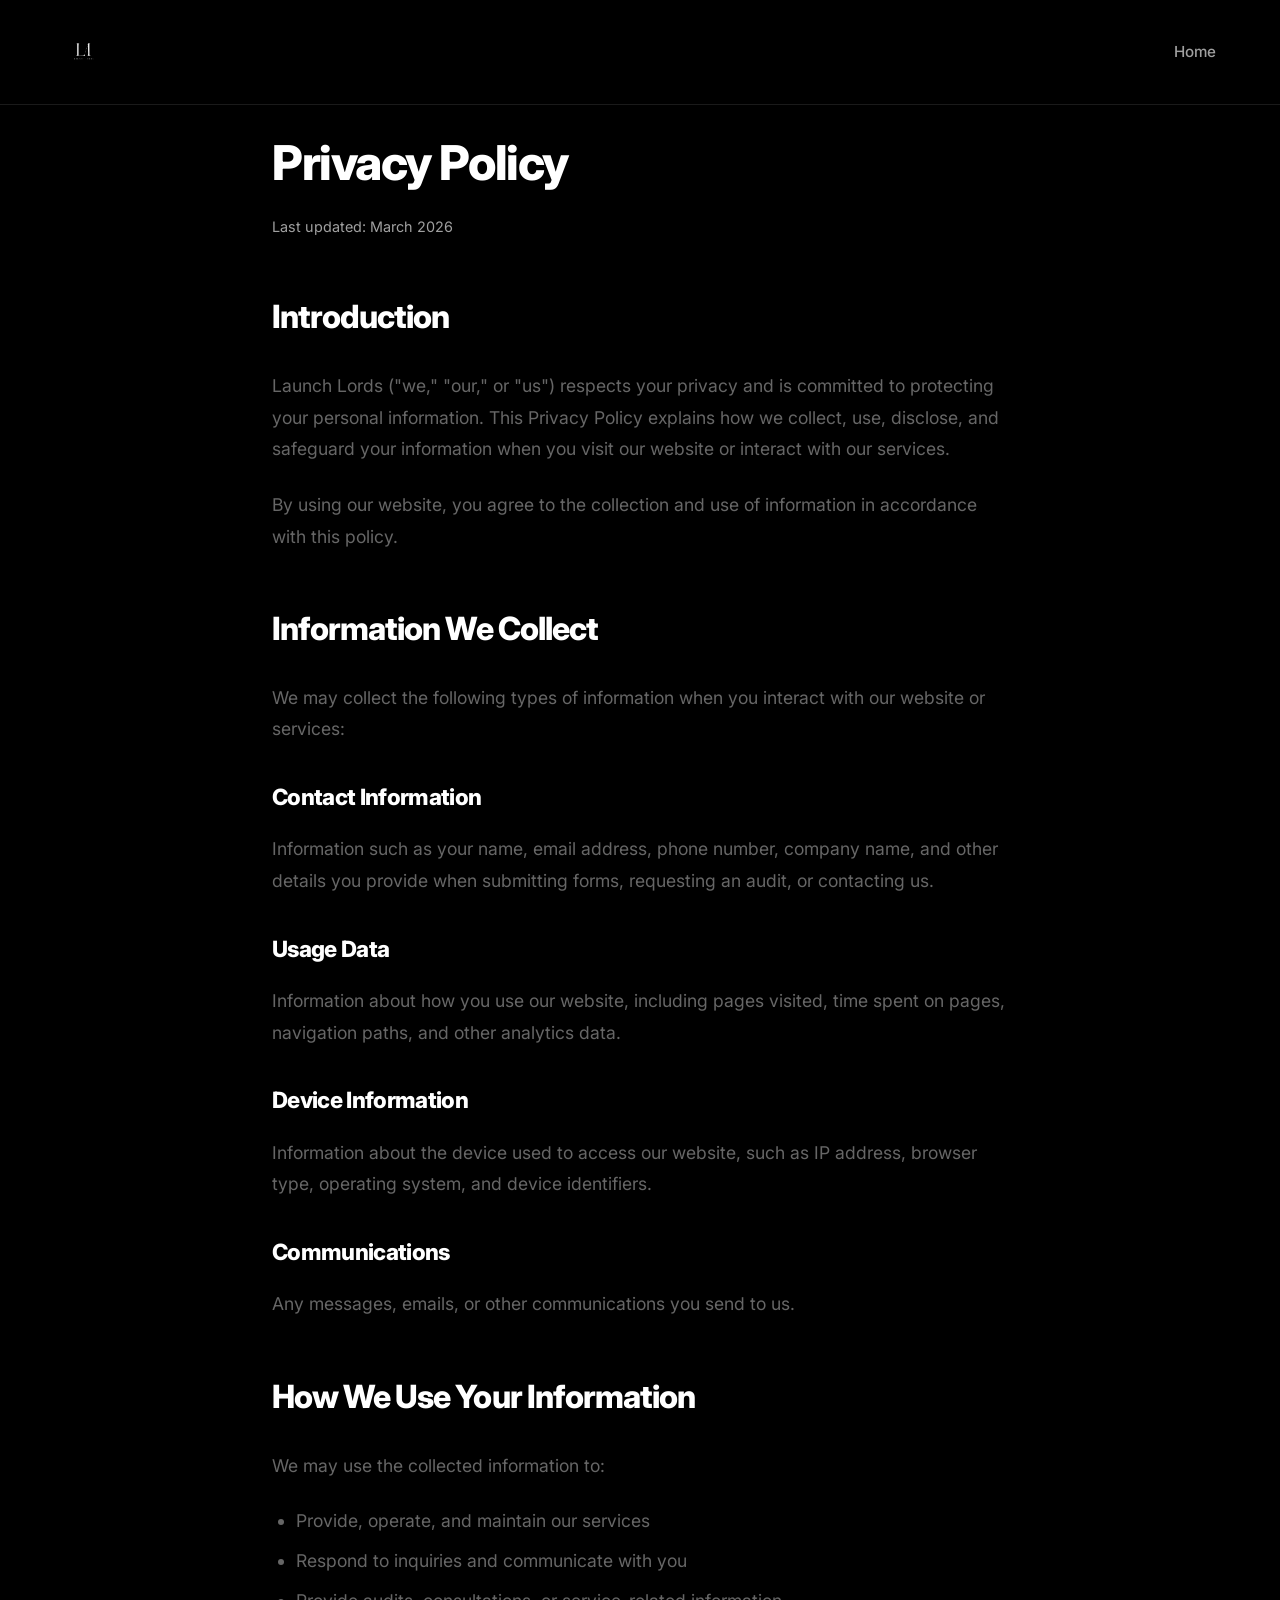
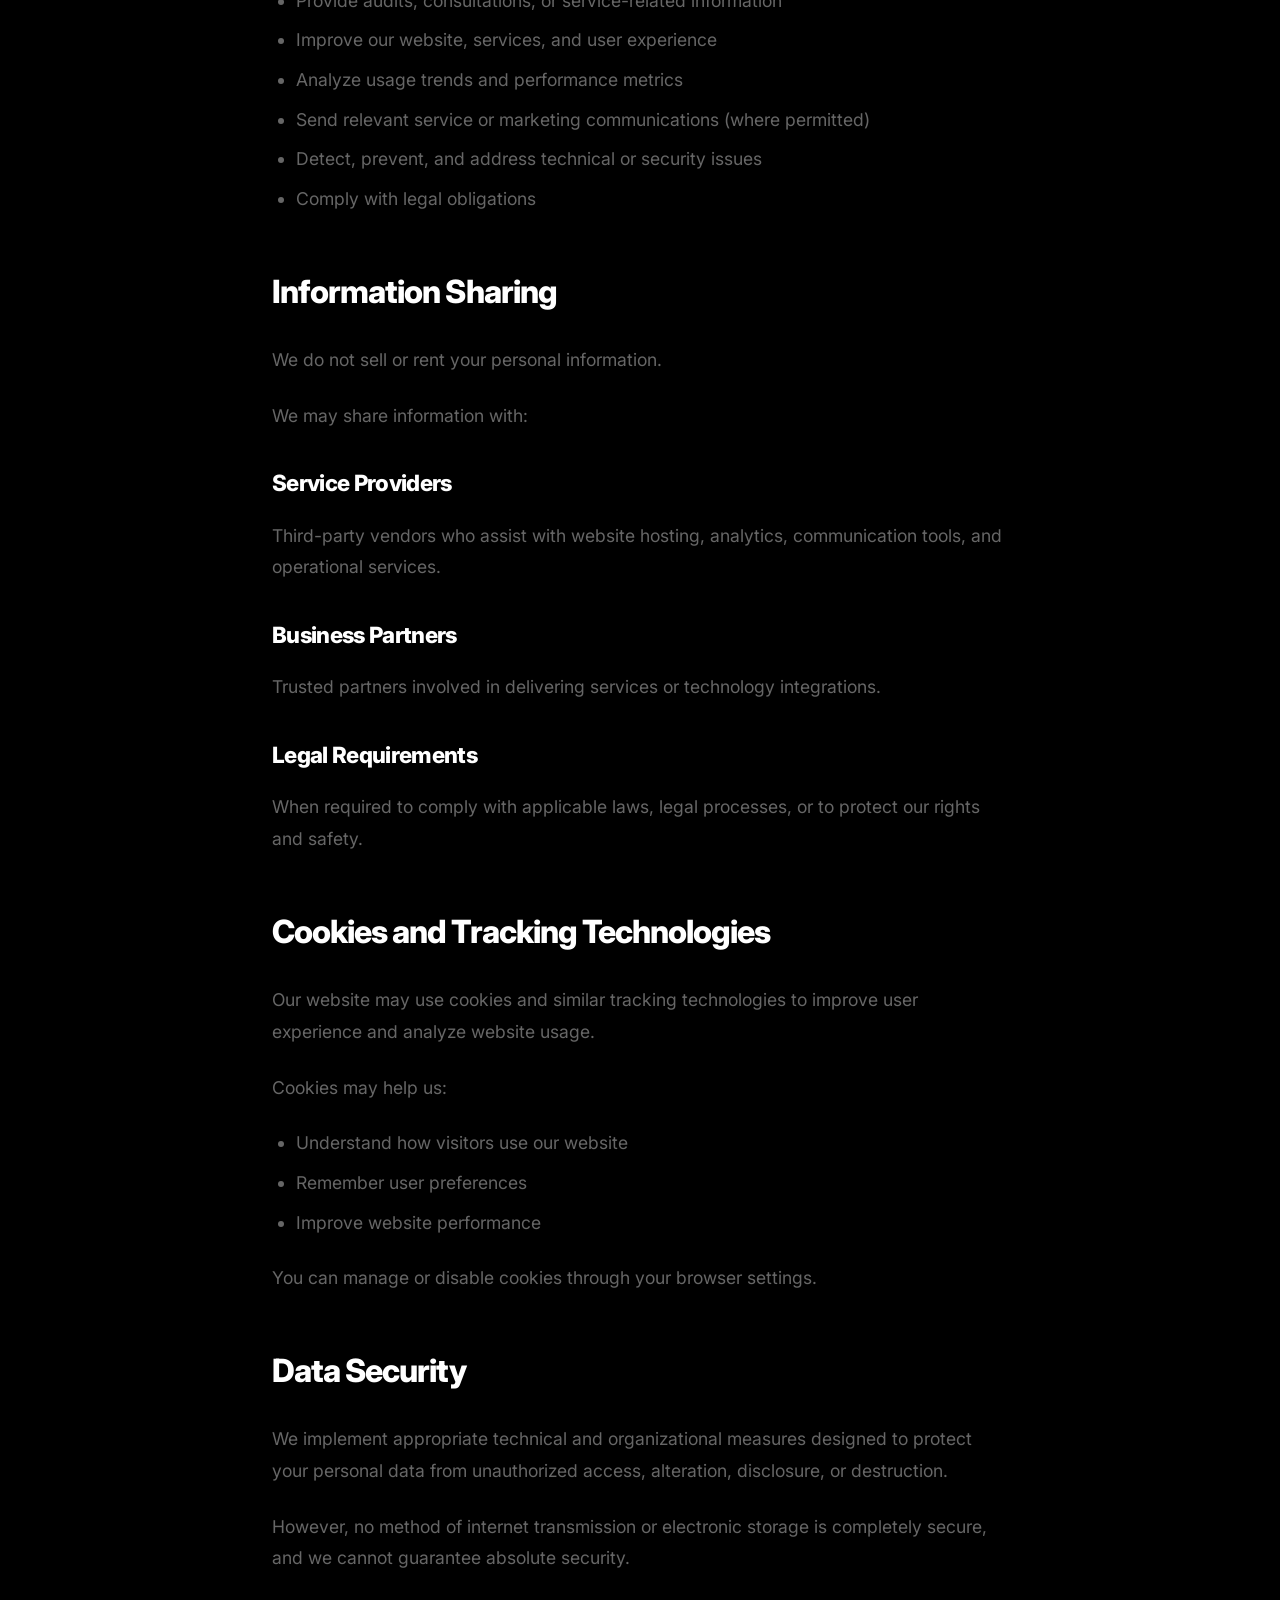
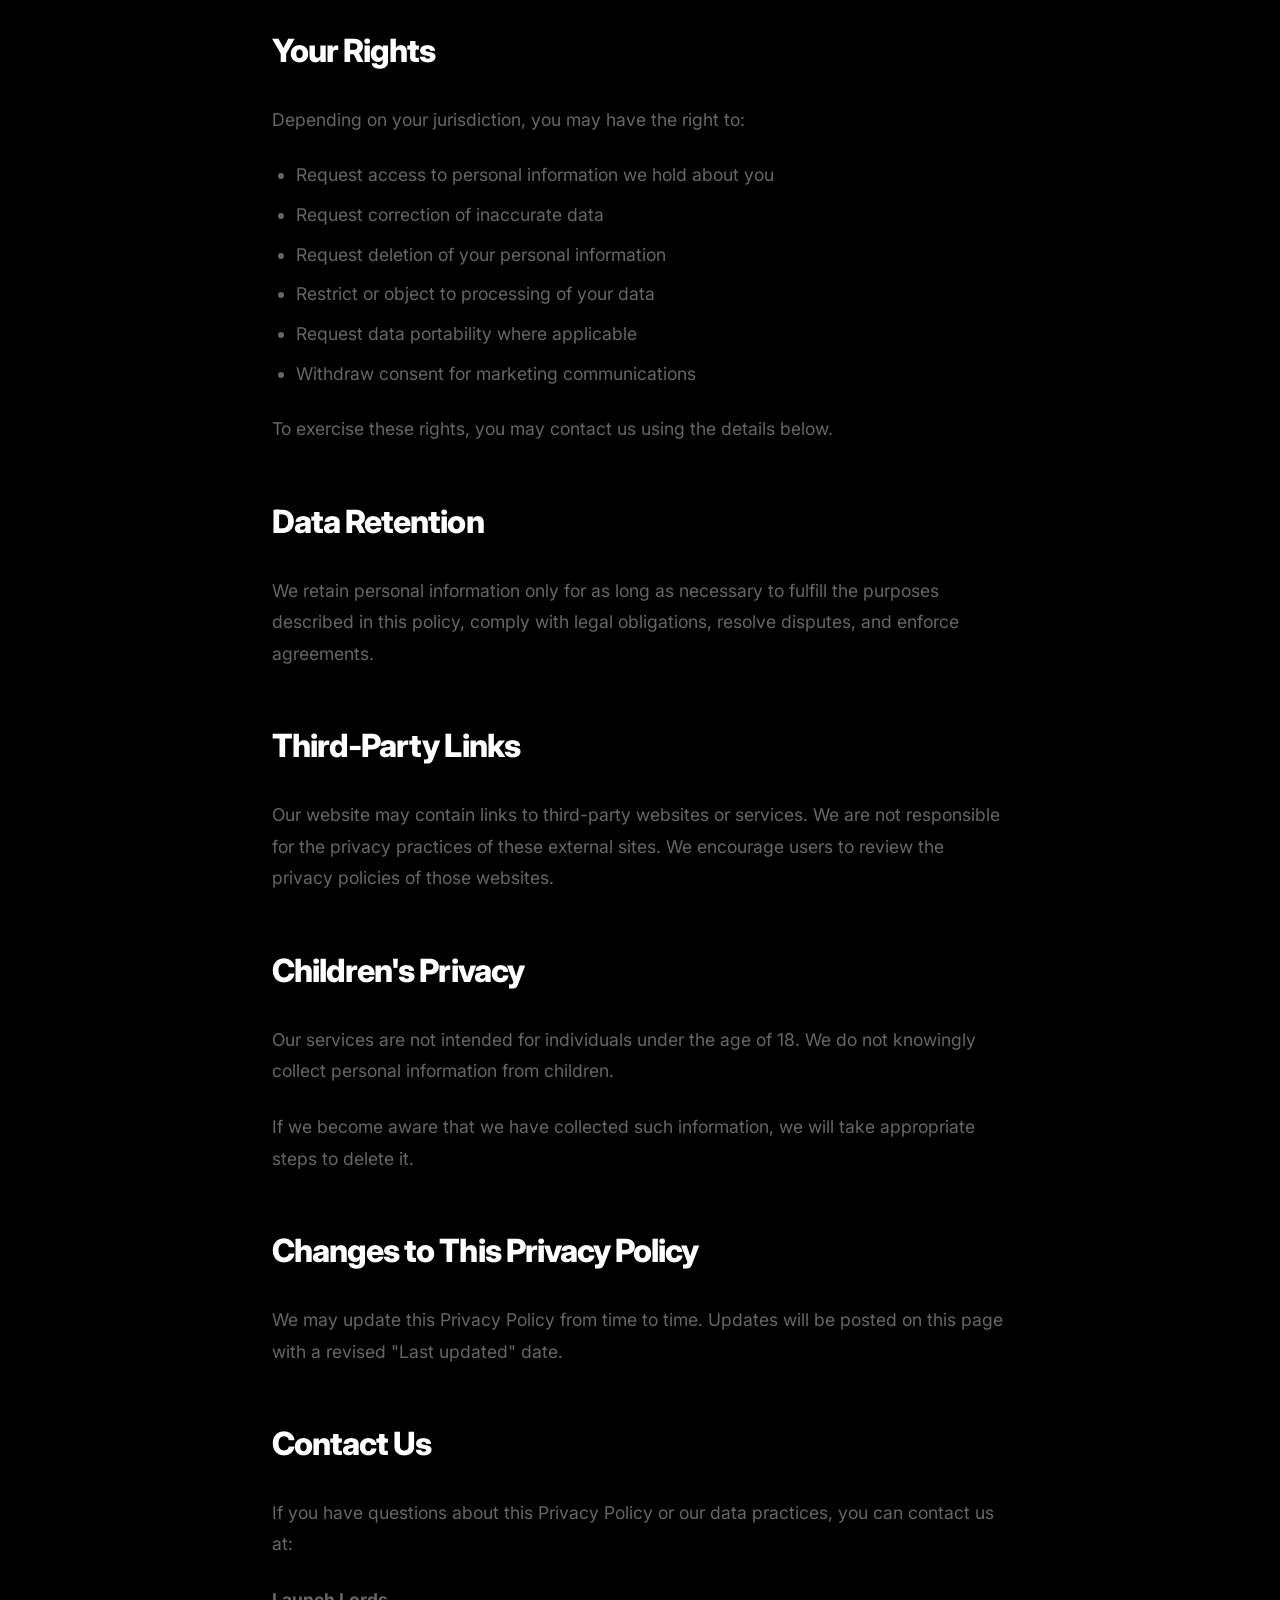
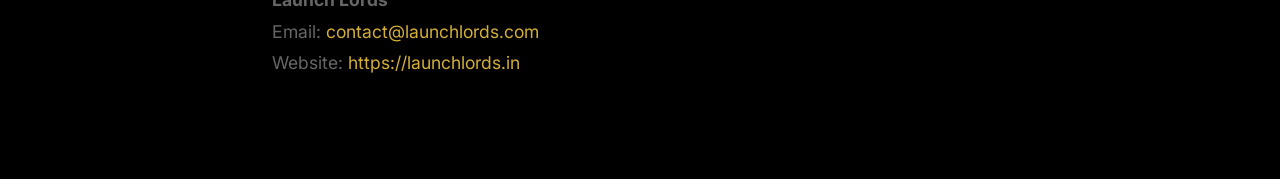
<file: privacy-policy.html>
<!DOCTYPE html>
<html lang="en">

<head>
    <meta charset="UTF-8">
    <meta name="viewport" content="width=device-width, initial-scale=1.0">
    <title>Privacy Policy | Launch Lords</title>
    <link rel="preconnect" href="https://fonts.googleapis.com">
    <link rel="preconnect" href="https://fonts.gstatic.com" crossorigin>
    <link href="https://fonts.googleapis.com/css2?family=Inter:wght@400;500;600;700;800;900&display=swap"
        rel="stylesheet">
    <link rel="stylesheet" href="style.css">
    <!-- Favicon -->
    <link rel="icon" type="image/png" href="./assets/logo.png">
    <style>
        .legal-content {
            max-width: 800px;
            margin: 120px auto 100px;
            padding: 0 2rem;
            color: var(--text-light);
            line-height: 1.8;
            font-size: 1.1rem;
        }

        .legal-content h1 {
            font-size: 3rem;
            margin-bottom: 0.5rem;
            color: white;
        }

        .legal-content .last-updated {
            color: var(--text-muted);
            font-size: 0.9rem;
            margin-bottom: 3rem;
            display: block;
        }

        .legal-content h2 {
            font-size: 2rem;
            margin-top: 3rem;
            margin-bottom: 1.5rem;
            color: white;
        }

        .legal-content h3 {
            font-size: 1.4rem;
            margin-top: 2rem;
            margin-bottom: 1rem;
            color: white;
        }

        .legal-content p,
        .legal-content ul {
            margin-bottom: 1.5rem;
            color: var(--text-subtle);
        }

        .legal-content ul {
            padding-left: 1.5rem;
        }

        .legal-content li {
            margin-bottom: 0.5rem;
        }

        .legal-content a {
            color: #d4af37;
            text-decoration: none;
            transition: opacity 0.3s;
        }

        .legal-content a:hover {
            opacity: 0.8;
        }
    </style>
</head>

<body class="dark-mode">
    <nav class="navbar" style="border-bottom: 1px solid rgba(255,255,255,0.1);">
        <div class="logo">
            <a href="index.html">
                <img src="./assets/logo.png" alt="Launch Lords Logo" class="official-logo" style="height:40px;">
            </a>
        </div>
        <div class="nav-links always-show">
            <a href="index.html" class="nav-btn">Home</a>
        </div>
    </nav>

    <main class="legal-content">
        <h1>Privacy Policy</h1>
        <span class="last-updated">Last updated: March 2026</span>

        <h2>Introduction</h2>
        <p>Launch Lords ("we," "our," or "us") respects your privacy and is committed to protecting your personal
            information. This Privacy Policy explains how we collect, use, disclose, and safeguard your information when
            you visit our website or interact with our services.</p>
        <p>By using our website, you agree to the collection and use of information in accordance with this policy.</p>

        <h2>Information We Collect</h2>
        <p>We may collect the following types of information when you interact with our website or services:</p>

        <h3>Contact Information</h3>
        <p>Information such as your name, email address, phone number, company name, and other details you provide when
            submitting forms, requesting an audit, or contacting us.</p>

        <h3>Usage Data</h3>
        <p>Information about how you use our website, including pages visited, time spent on pages, navigation paths,
            and other analytics data.</p>

        <h3>Device Information</h3>
        <p>Information about the device used to access our website, such as IP address, browser type, operating system,
            and device identifiers.</p>

        <h3>Communications</h3>
        <p>Any messages, emails, or other communications you send to us.</p>

        <h2>How We Use Your Information</h2>
        <p>We may use the collected information to:</p>
        <ul>
            <li>Provide, operate, and maintain our services</li>
            <li>Respond to inquiries and communicate with you</li>
            <li>Provide audits, consultations, or service-related information</li>
            <li>Improve our website, services, and user experience</li>
            <li>Analyze usage trends and performance metrics</li>
            <li>Send relevant service or marketing communications (where permitted)</li>
            <li>Detect, prevent, and address technical or security issues</li>
            <li>Comply with legal obligations</li>
        </ul>

        <h2>Information Sharing</h2>
        <p>We do not sell or rent your personal information.</p>
        <p>We may share information with:</p>

        <h3>Service Providers</h3>
        <p>Third-party vendors who assist with website hosting, analytics, communication tools, and operational
            services.</p>

        <h3>Business Partners</h3>
        <p>Trusted partners involved in delivering services or technology integrations.</p>

        <h3>Legal Requirements</h3>
        <p>When required to comply with applicable laws, legal processes, or to protect our rights and safety.</p>

        <h2>Cookies and Tracking Technologies</h2>
        <p>Our website may use cookies and similar tracking technologies to improve user experience and analyze website
            usage.</p>
        <p>Cookies may help us:</p>
        <ul>
            <li>Understand how visitors use our website</li>
            <li>Remember user preferences</li>
            <li>Improve website performance</li>
        </ul>
        <p>You can manage or disable cookies through your browser settings.</p>

        <h2>Data Security</h2>
        <p>We implement appropriate technical and organizational measures designed to protect your personal data from
            unauthorized access, alteration, disclosure, or destruction.</p>
        <p>However, no method of internet transmission or electronic storage is completely secure, and we cannot
            guarantee absolute security.</p>

        <h2>Your Rights</h2>
        <p>Depending on your jurisdiction, you may have the right to:</p>
        <ul>
            <li>Request access to personal information we hold about you</li>
            <li>Request correction of inaccurate data</li>
            <li>Request deletion of your personal information</li>
            <li>Restrict or object to processing of your data</li>
            <li>Request data portability where applicable</li>
            <li>Withdraw consent for marketing communications</li>
        </ul>
        <p>To exercise these rights, you may contact us using the details below.</p>

        <h2>Data Retention</h2>
        <p>We retain personal information only for as long as necessary to fulfill the purposes described in this
            policy, comply with legal obligations, resolve disputes, and enforce agreements.</p>

        <h2>Third-Party Links</h2>
        <p>Our website may contain links to third-party websites or services. We are not responsible for the privacy
            practices of these external sites. We encourage users to review the privacy policies of those websites.</p>

        <h2>Children's Privacy</h2>
        <p>Our services are not intended for individuals under the age of 18. We do not knowingly collect personal
            information from children.</p>
        <p>If we become aware that we have collected such information, we will take appropriate steps to delete it.</p>

        <h2>Changes to This Privacy Policy</h2>
        <p>We may update this Privacy Policy from time to time. Updates will be posted on this page with a revised "Last
            updated" date.</p>

        <h2>Contact Us</h2>
        <p>If you have questions about this Privacy Policy or our data practices, you can contact us at:</p>
        <p><strong>Launch Lords</strong><br>
            Email: <a href="mailto:contact@launchlords.com">contact@launchlords.com</a><br>
            Website: <a href="https://launchlords.in">https://launchlords.in</a></p>
    </main>

</body>

</html>
</file>
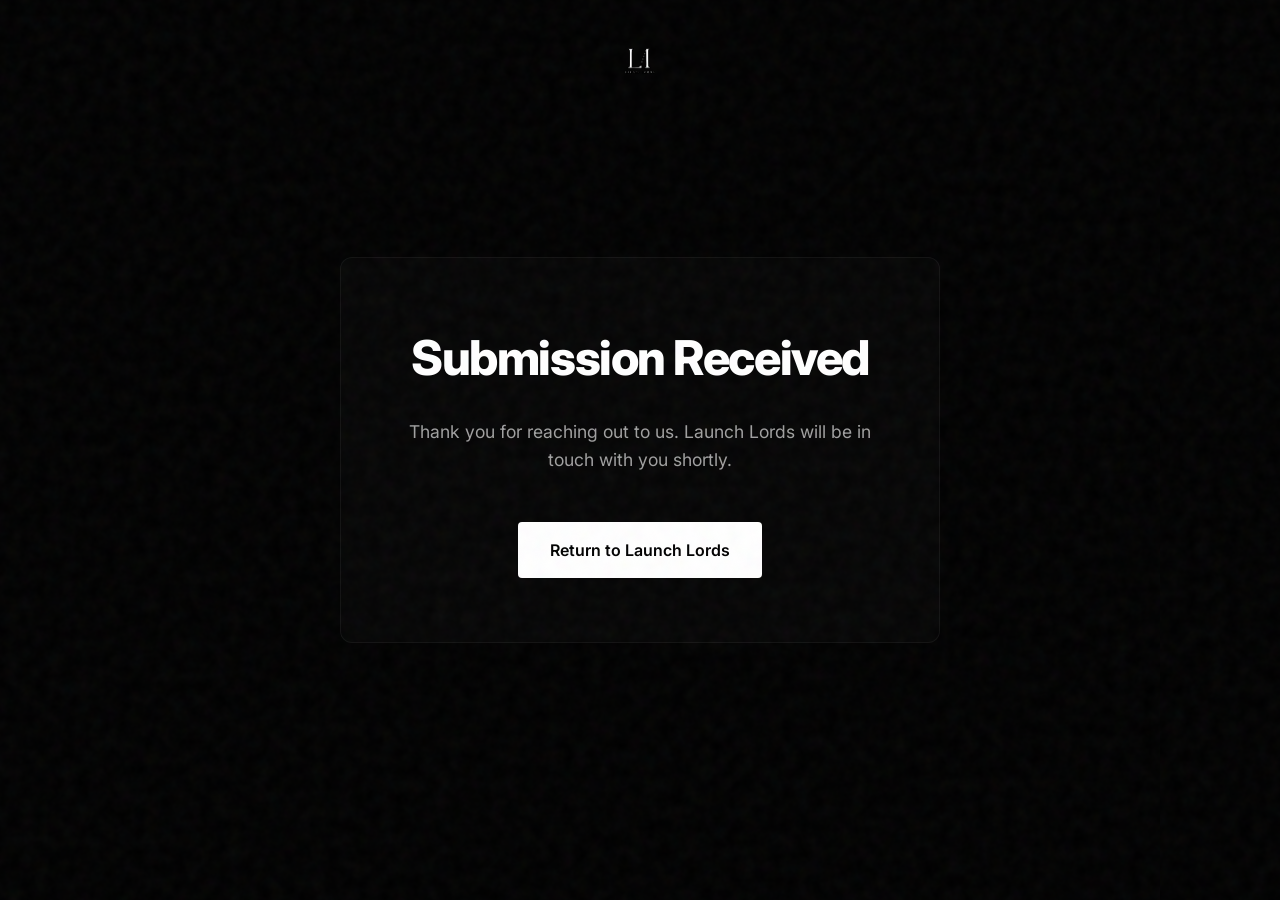
<file: success.html>
<!DOCTYPE html>
<html lang="en">

<head>
    <meta charset="UTF-8">
    <meta name="viewport" content="width=device-width, initial-scale=1.0">
    <title>Submission Received | Launch Lords</title>
    <!-- Modern Typography: Inter -->
    <link rel="preconnect" href="https://fonts.googleapis.com">
    <link rel="preconnect" href="https://fonts.gstatic.com" crossorigin>
    <link href="https://fonts.googleapis.com/css2?family=Inter:wght@400;500;600;700;800;900&display=swap"
        rel="stylesheet">
    <link rel="stylesheet" href="style.css">
    <!-- Favicon -->
    <link rel="icon" type="image/png" href="./assets/logo.png">
    <style>
        .success-page {
            min-height: 100vh;
            display: flex;
            flex-direction: column;
            justify-content: center;
            align-items: center;
            text-align: center;
            padding: 2rem;
            position: relative;
            z-index: 10;
        }

        .success-card {
            background: rgba(255, 255, 255, 0.02);
            border: 1px solid rgba(255, 255, 255, 0.05);
            border-radius: 12px;
            padding: 4rem;
            max-width: 600px;
            width: 100%;
        }

        .success-title {
            font-size: clamp(2rem, 5vw, 3rem);
            margin-bottom: 1.5rem;
            font-family: var(--font-heading);
            color: var(--text-color);
        }

        .success-message {
            font-size: 1.1rem;
            color: var(--text-muted);
            margin-bottom: 3rem;
            line-height: 1.6;
        }

        .return-btn {
            display: inline-block;
            padding: 1rem 2rem;
            background: var(--text-color);
            color: var(--bg-color);
            font-weight: 600;
            border-radius: 4px;
            transition: transform 0.3s, background 0.3s;
            text-decoration: none;
        }

        .return-btn:hover {
            transform: translateY(-2px);
            background: var(--text-muted);
        }
    </style>
</head>

<body class="dark-mode">
    <!-- Animated Noise Overlay -->
    <div class="noise-overlay"></div>

    <nav class="navbar" style="justify-content: center;">
        <div class="logo">
            <a href="index.html">
                <img src="./assets/logo.png" alt="Launch Lords Logo" class="official-logo">
            </a>
        </div>
    </nav>

    <main class="success-page">
        <div class="success-card">
            <h1 class="success-title">Submission Received</h1>
            <p class="success-message">Thank you for reaching out to us. Launch Lords will be in touch with you shortly.
            </p>
            <a href="index.html" class="return-btn">Return to Launch Lords</a>
        </div>
    </main>
</body>

</html>
</file>
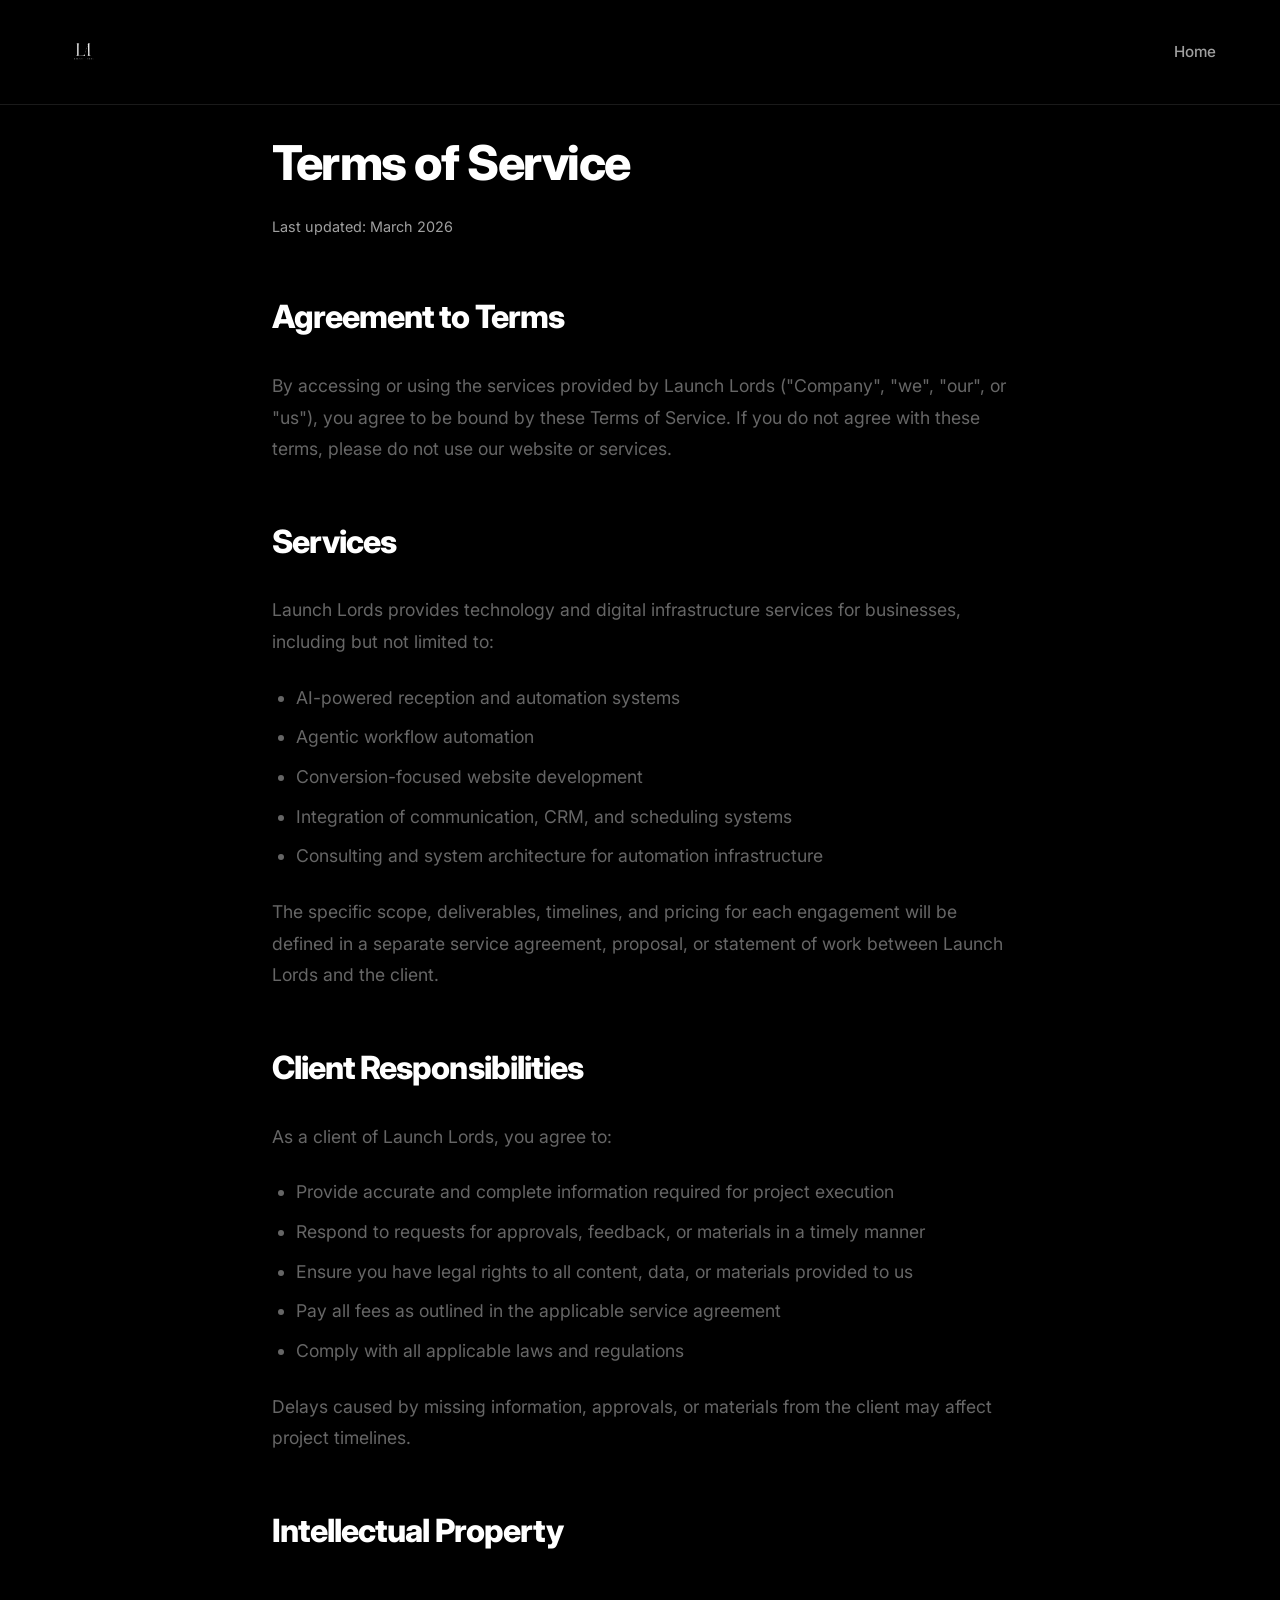
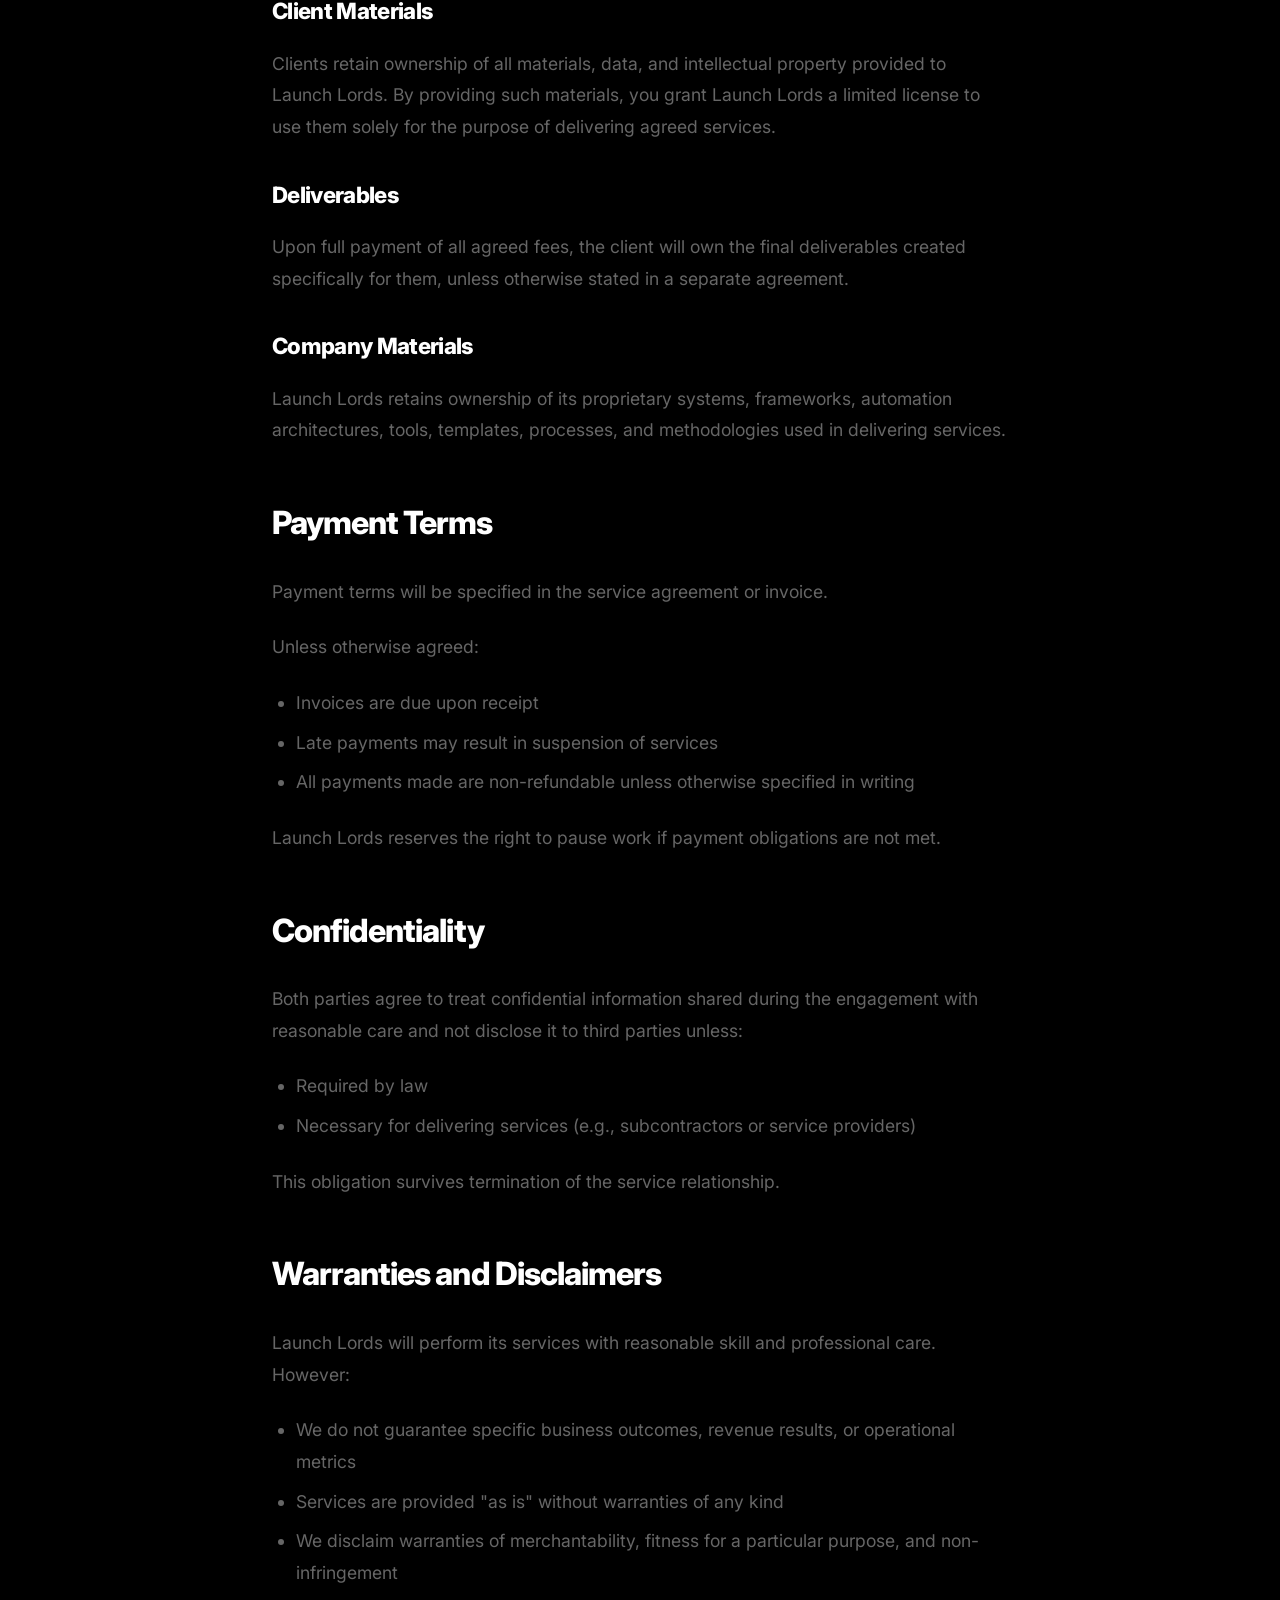
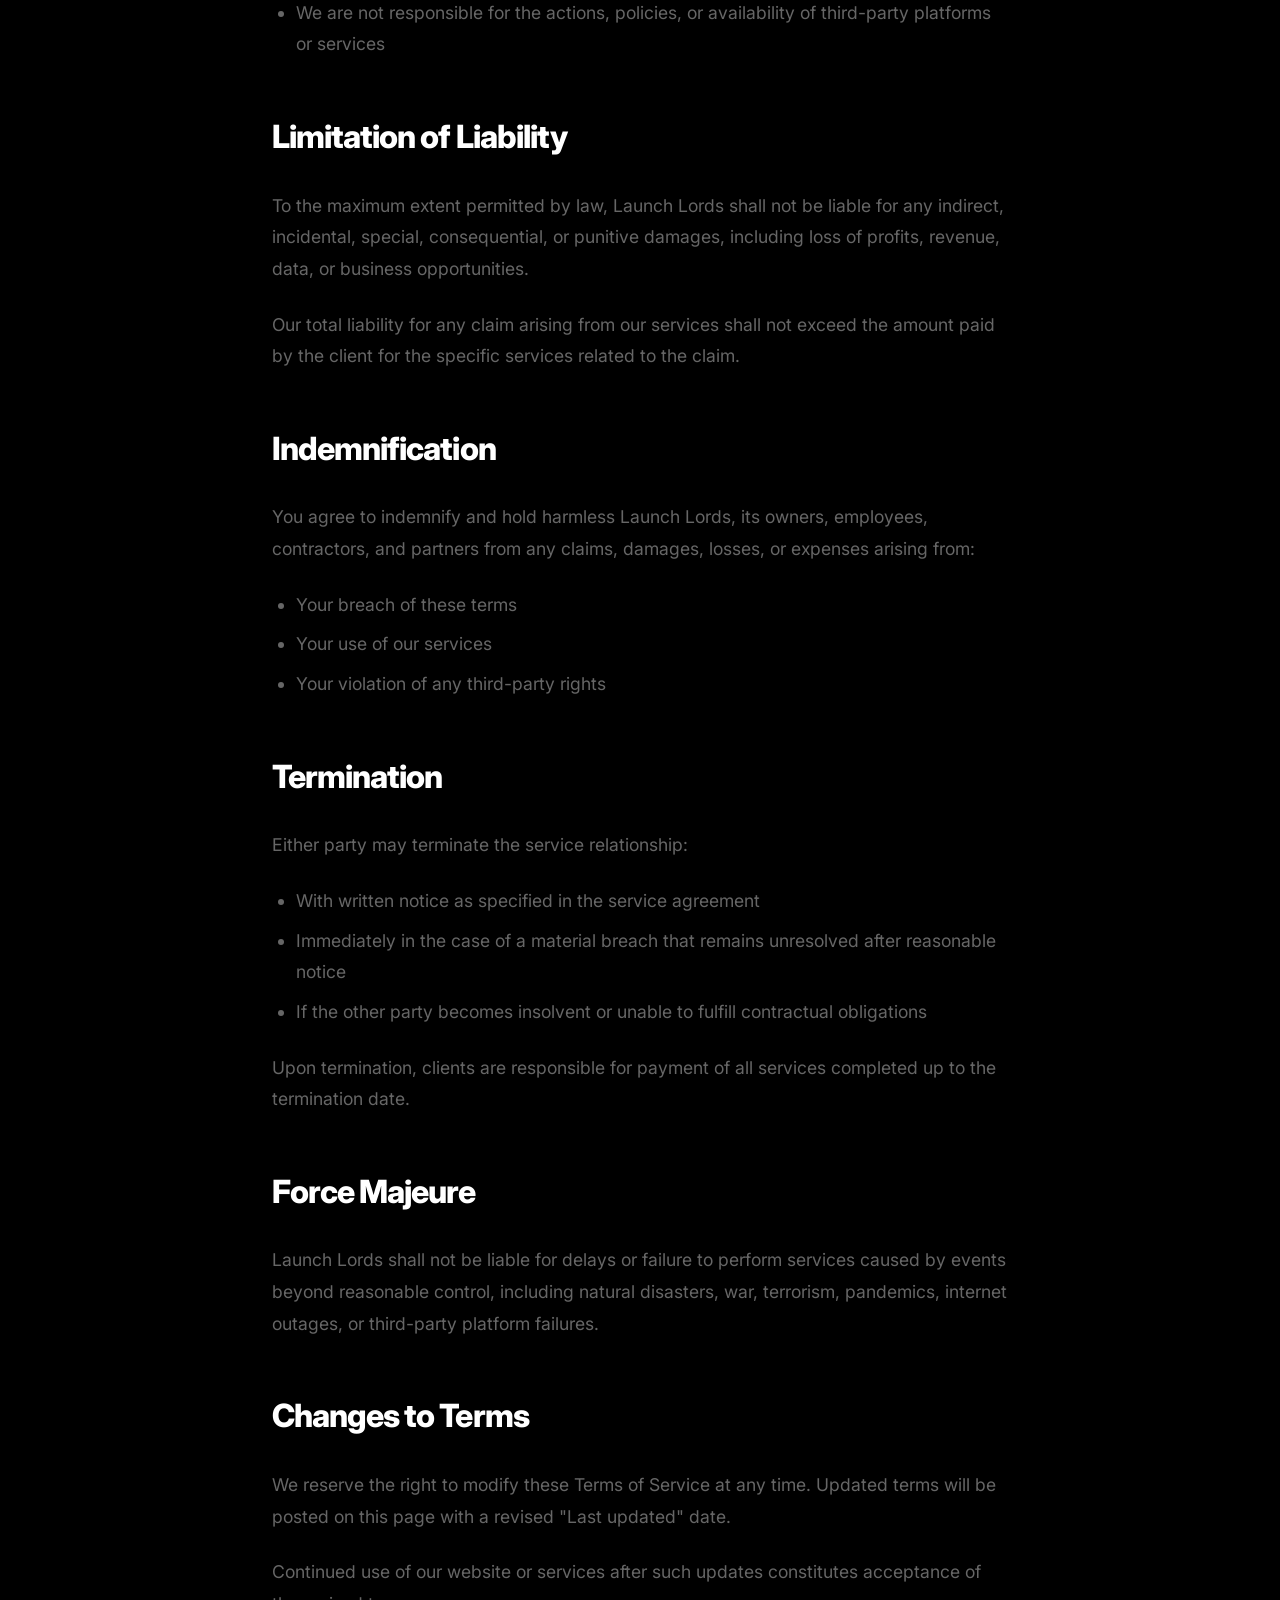
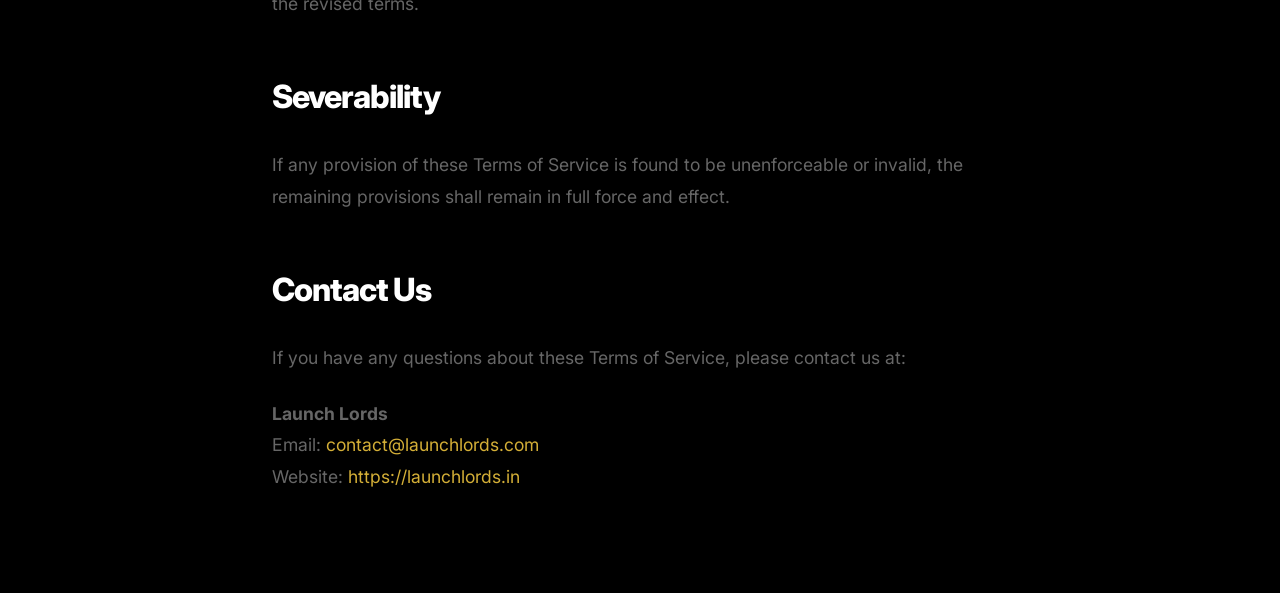
<file: terms.html>
<!DOCTYPE html>
<html lang="en">

<head>
    <meta charset="UTF-8">
    <meta name="viewport" content="width=device-width, initial-scale=1.0">
    <title>Terms of Service | Launch Lords</title>
    <link rel="preconnect" href="https://fonts.googleapis.com">
    <link rel="preconnect" href="https://fonts.gstatic.com" crossorigin>
    <link href="https://fonts.googleapis.com/css2?family=Inter:wght@400;500;600;700;800;900&display=swap"
        rel="stylesheet">
    <link rel="stylesheet" href="style.css">
    <!-- Favicon -->
    <link rel="icon" type="image/png" href="./assets/logo.png">
    <style>
        .legal-content {
            max-width: 800px;
            margin: 120px auto 100px;
            padding: 0 2rem;
            color: var(--text-light);
            line-height: 1.8;
            font-size: 1.1rem;
        }

        .legal-content h1 {
            font-size: 3rem;
            margin-bottom: 0.5rem;
            color: white;
        }

        .legal-content .last-updated {
            color: var(--text-muted);
            font-size: 0.9rem;
            margin-bottom: 3rem;
            display: block;
        }

        .legal-content h2 {
            font-size: 2rem;
            margin-top: 3rem;
            margin-bottom: 1.5rem;
            color: white;
        }

        .legal-content h3 {
            font-size: 1.4rem;
            margin-top: 2rem;
            margin-bottom: 1rem;
            color: white;
        }

        .legal-content p,
        .legal-content ul {
            margin-bottom: 1.5rem;
            color: var(--text-subtle);
        }

        .legal-content ul {
            padding-left: 1.5rem;
        }

        .legal-content li {
            margin-bottom: 0.5rem;
        }

        .legal-content a {
            color: #d4af37;
            text-decoration: none;
            transition: opacity 0.3s;
        }

        .legal-content a:hover {
            opacity: 0.8;
        }
    </style>
</head>

<body class="dark-mode">
    <nav class="navbar" style="border-bottom: 1px solid rgba(255,255,255,0.1);">
        <div class="logo">
            <a href="index.html">
                <img src="./assets/logo.png" alt="Launch Lords Logo" class="official-logo" style="height:40px;">
            </a>
        </div>
        <div class="nav-links always-show">
            <a href="index.html" class="nav-btn">Home</a>
        </div>
    </nav>

    <main class="legal-content">
        <h1>Terms of Service</h1>
        <span class="last-updated">Last updated: March 2026</span>

        <h2>Agreement to Terms</h2>
        <p>By accessing or using the services provided by Launch Lords ("Company", "we", "our", or "us"), you agree to
            be bound by these Terms of Service. If you do not agree with these terms, please do not use our website or
            services.</p>

        <h2>Services</h2>
        <p>Launch Lords provides technology and digital infrastructure services for businesses, including but not
            limited to:</p>
        <ul>
            <li>AI-powered reception and automation systems</li>
            <li>Agentic workflow automation</li>
            <li>Conversion-focused website development</li>
            <li>Integration of communication, CRM, and scheduling systems</li>
            <li>Consulting and system architecture for automation infrastructure</li>
        </ul>
        <p>The specific scope, deliverables, timelines, and pricing for each engagement will be defined in a separate
            service agreement, proposal, or statement of work between Launch Lords and the client.</p>

        <h2>Client Responsibilities</h2>
        <p>As a client of Launch Lords, you agree to:</p>
        <ul>
            <li>Provide accurate and complete information required for project execution</li>
            <li>Respond to requests for approvals, feedback, or materials in a timely manner</li>
            <li>Ensure you have legal rights to all content, data, or materials provided to us</li>
            <li>Pay all fees as outlined in the applicable service agreement</li>
            <li>Comply with all applicable laws and regulations</li>
        </ul>
        <p>Delays caused by missing information, approvals, or materials from the client may affect project timelines.
        </p>

        <h2>Intellectual Property</h2>

        <h3>Client Materials</h3>
        <p>Clients retain ownership of all materials, data, and intellectual property provided to Launch Lords. By
            providing such materials, you grant Launch Lords a limited license to use them solely for the purpose of
            delivering agreed services.</p>

        <h3>Deliverables</h3>
        <p>Upon full payment of all agreed fees, the client will own the final deliverables created specifically for
            them, unless otherwise stated in a separate agreement.</p>

        <h3>Company Materials</h3>
        <p>Launch Lords retains ownership of its proprietary systems, frameworks, automation architectures, tools,
            templates, processes, and methodologies used in delivering services.</p>

        <h2>Payment Terms</h2>
        <p>Payment terms will be specified in the service agreement or invoice.</p>
        <p>Unless otherwise agreed:</p>
        <ul>
            <li>Invoices are due upon receipt</li>
            <li>Late payments may result in suspension of services</li>
            <li>All payments made are non-refundable unless otherwise specified in writing</li>
        </ul>
        <p>Launch Lords reserves the right to pause work if payment obligations are not met.</p>

        <h2>Confidentiality</h2>
        <p>Both parties agree to treat confidential information shared during the engagement with reasonable care and
            not disclose it to third parties unless:</p>
        <ul>
            <li>Required by law</li>
            <li>Necessary for delivering services (e.g., subcontractors or service providers)</li>
        </ul>
        <p>This obligation survives termination of the service relationship.</p>

        <h2>Warranties and Disclaimers</h2>
        <p>Launch Lords will perform its services with reasonable skill and professional care. However:</p>
        <ul>
            <li>We do not guarantee specific business outcomes, revenue results, or operational metrics</li>
            <li>Services are provided "as is" without warranties of any kind</li>
            <li>We disclaim warranties of merchantability, fitness for a particular purpose, and non-infringement</li>
            <li>We are not responsible for the actions, policies, or availability of third-party platforms or services
            </li>
        </ul>

        <h2>Limitation of Liability</h2>
        <p>To the maximum extent permitted by law, Launch Lords shall not be liable for any indirect, incidental,
            special, consequential, or punitive damages, including loss of profits, revenue, data, or business
            opportunities.</p>
        <p>Our total liability for any claim arising from our services shall not exceed the amount paid by the client
            for the specific services related to the claim.</p>

        <h2>Indemnification</h2>
        <p>You agree to indemnify and hold harmless Launch Lords, its owners, employees, contractors, and partners from
            any claims, damages, losses, or expenses arising from:</p>
        <ul>
            <li>Your breach of these terms</li>
            <li>Your use of our services</li>
            <li>Your violation of any third-party rights</li>
        </ul>

        <h2>Termination</h2>
        <p>Either party may terminate the service relationship:</p>
        <ul>
            <li>With written notice as specified in the service agreement</li>
            <li>Immediately in the case of a material breach that remains unresolved after reasonable notice</li>
            <li>If the other party becomes insolvent or unable to fulfill contractual obligations</li>
        </ul>
        <p>Upon termination, clients are responsible for payment of all services completed up to the termination date.
        </p>

        <h2>Force Majeure</h2>
        <p>Launch Lords shall not be liable for delays or failure to perform services caused by events beyond reasonable
            control, including natural disasters, war, terrorism, pandemics, internet outages, or third-party platform
            failures.</p>

        <h2>Changes to Terms</h2>
        <p>We reserve the right to modify these Terms of Service at any time. Updated terms will be posted on this page
            with a revised "Last updated" date.</p>
        <p>Continued use of our website or services after such updates constitutes acceptance of the revised terms.</p>

        <h2>Severability</h2>
        <p>If any provision of these Terms of Service is found to be unenforceable or invalid, the remaining provisions
            shall remain in full force and effect.</p>

        <h2>Contact Us</h2>
        <p>If you have any questions about these Terms of Service, please contact us at:</p>
        <p><strong>Launch Lords</strong><br>
            Email: <a href="mailto:contact@launchlords.com">contact@launchlords.com</a><br>
            Website: <a href="https://launchlords.in">https://launchlords.in</a></p>
    </main>

</body>

</html>
</file>
<file: style.css>
/* ===== REFLEKTOR STYLE (80% Similarity) ===== */
:root {
    --bg-color: #000000;
    --text-color: #ffffff;
    --text-muted: #a0a0a0;
    --text-subtle: rgba(255, 255, 255, 0.4);
    --text-light: #e5e5e5;
    --border-color: rgba(255, 255, 255, 0.15);

    --font-heading: 'Inter', sans-serif;
    --font-body: 'Inter', sans-serif;

    --neon-blue: #00c2ff;
    --neon-purple: #8100ff;
    --neon-orange: #ff3c00;
}

/* Base & Lenis required styles */
html.lenis,
html.lenis body {
    height: auto;
}

.lenis.lenis-smooth {
    scroll-behavior: auto !important;
}

.lenis.lenis-smooth [data-lenis-prevent] {
    overscroll-behavior: contain;
}

.lenis.lenis-stopped {
    overflow: hidden;
}

* {
    margin: 0;
    padding: 0;
    box-sizing: border-box;
}

body {
    background-color: var(--bg-color);
    color: var(--text-color);
    font-family: var(--font-body);
    line-height: 1.5;
    overflow-x: hidden;
    -webkit-font-smoothing: antialiased;
}

body.loading {
    overflow: hidden;
}

/* Animated Noise Overlay */
.noise-overlay {
    position: fixed;
    top: -50%;
    left: -50%;
    width: 200%;
    height: 200%;
    z-index: 900;
    pointer-events: none;
    opacity: 0.05;
    background-image: url('data:image/svg+xml;utf8,%3Csvg viewBox="0 0 200 200" xmlns="http://www.w3.org/2000/svg"%3E%3Cfilter id="noiseFilter"%3E%3CfeTurbulence type="fractalNoise" baseFrequency="0.65" numOctaves="3" stitchTiles="stitch"/%3E%3C/filter%3E%3Crect width="100%25" height="100%25" filter="url(%23noiseFilter)"/%3E%3C/svg%3E');
    animation: grain 1.5s steps(4) infinite;
}

@keyframes grain {

    0%,
    100% {
        transform: translate(0, 0);
    }

    10% {
        transform: translate(-5%, -10%);
    }

    30% {
        transform: translate(3%, -15%);
    }

    50% {
        transform: translate(12%, 9%);
    }

    70% {
        transform: translate(9%, 4%);
    }

    90% {
        transform: translate(-1%, 7%);
    }
}

a {
    color: var(--text-color);
    text-decoration: none;
}

img {
    max-width: 100%;
    height: auto;
    display: block;
}

/* Typography Scale */
h1,
h2,
h3,
h4 {
    font-family: var(--font-heading);
    font-weight: 800;
    letter-spacing: -0.03em;
}

.hero-headline {
    font-size: clamp(4rem, 9vw, 110px);
    line-height: 0.9;
    margin-bottom: 3rem;
    max-width: 90%;
}

.massive-statement {
    font-size: clamp(3rem, 7vw, 90px);
    line-height: 0.95;
    letter-spacing: -0.04em;
}

.xl-title {
    font-size: clamp(2.5rem, 5vw, 70px);
    line-height: 1;
    margin-bottom: 4rem;
}

.section-title {
    font-size: clamp(2.5rem, 4vw, 55px);
    line-height: 1.1;
    color: var(--text-muted);
}

.section-title .subtle {
    color: var(--text-subtle);
}

.module-title {
    font-size: clamp(2rem, 3.5vw, 45px);
    line-height: 1.1;
    margin-bottom: 2rem;
}

.huge-number {
    font-family: var(--font-heading);
    font-weight: 900;
    font-size: clamp(10rem, 25vw, 350px);
    line-height: 0.8;
    color: transparent;
    -webkit-text-stroke: 2px rgba(255, 255, 255, 0.9);
    transform: scaleY(1.3);
    position: absolute;
    z-index: 1;
}

/* Spacing & Dividers */
.spacer {
    padding: 10rem 5%;
}

.spacer section,
section {
    scroll-margin-top: 90px;
}

.bottom-line {
    border-bottom: 1px solid var(--border-color);
}

.top-line {
    border-top: 1px solid var(--border-color);
}

/* ===== NAVBAR ===== */
.navbar {
    display: flex;
    justify-content: space-between;
    align-items: center;
    padding: 2rem 5%;
    position: fixed;
    top: 0;
    width: 100%;
    z-index: 1001;
    mix-blend-mode: difference;
}

.logo {
    display: flex;
    flex-direction: column;
    align-items: center;
    gap: 0.5rem;
}

.diamond-logo {
    width: 30px;
    height: 30px;
    border: 1px solid var(--text-color);
    transform: rotate(45deg);
    display: flex;
    align-items: center;
    justify-content: center;
}

.diamond-logo span {
    transform: rotate(-45deg);
    font-size: 0.6rem;
    font-weight: bold;
    letter-spacing: 2px;
}

.official-logo {
    height: 60px;
    width: auto;
    filter: invert(1);
    transition: opacity 0.3s;
}

.logo-text {
    font-size: 0.7rem;
    text-transform: uppercase;
    letter-spacing: 3px;
    opacity: 0;
    transition: opacity 0.3s;
}

.logo:hover .logo-text {
    opacity: 1;
}

.nav-links {
    display: flex;
    gap: 3rem;
}

.nav-btn {
    font-size: 0.95rem;
    font-weight: 500;
    color: var(--text-muted);
    transition: color 0.3s;
    position: relative;
    overflow: hidden;
}

.nav-btn:hover {
    color: var(--text-color);
}

.nav-btn::after {
    content: '';
    position: absolute;
    bottom: -2px;
    left: 0;
    width: 100%;
    height: 1px;
    background: var(--text-color);
    transform: scaleX(0);
    transform-origin: right;
    transition: transform 0.3s;
}

.nav-btn:hover::after {
    transform: scaleX(1);
    transform-origin: left;
}

/* ===== HERO ===== */
.hero {
    min-height: 100vh;
    display: flex;
    flex-direction: column;
    justify-content: center;
    padding-top: 22vh;
    position: relative;
    z-index: 10;
    overflow: hidden;
}

/* Giant Translucent Hero Text Marquee */
.hero-marquee {
    position: absolute;
    top: 50%;
    left: 0;
    width: 100vw;
    transform: translateY(-50%);
    overflow: hidden;
    z-index: 0;
    pointer-events: none;
    white-space: nowrap;
}

.marquee-content {
    display: inline-block;
    animation: scrollMarquee 45s linear infinite;
}

.marquee-content span {
    font-family: var(--font-heading);
    font-size: clamp(8rem, 25vw, 400px);
    font-weight: 900;
    color: rgba(255, 255, 255, 0.07);
    /* super translucent solid color */
    padding-right: 2rem;
    letter-spacing: -0.05em;
    line-height: 1;
}

@keyframes scrollMarquee {
    0% {
        transform: translateX(0);
    }

    100% {
        transform: translateX(-50%);
    }
}

.hero-content {
    position: relative;
    z-index: 2;
}

.hero-bottom-area {
    display: flex;
    justify-content: space-between;
    align-items: flex-end;
    margin-top: 5rem;
    flex-wrap: wrap;
    gap: 2rem;
    position: relative;
    z-index: 10;
}

.hero-sub {
    font-size: 1.25rem;
    color: var(--text-muted);
    max-width: 500px;
}

.primary-btn {
    display: inline-block;
    padding: 1.2rem 2.5rem;
    background: var(--text-color);
    color: var(--bg-color);
    font-weight: 600;
    border-radius: 4px;
    transition: transform 0.3s, background 0.3s;
}

.primary-btn:hover {
    transform: translateY(-2px);
    background: var(--text-muted);
}

.outline-btn {
    background: transparent;
    color: var(--text-color);
    border: 1px solid var(--text-color);
}

.outline-btn:hover {
    background: var(--text-color);
    color: var(--bg-color);
}

/* ===== Z-PATTERN MODULES (3D Shapes emulation) ===== */
.z-pattern-module {
    display: flex;
    align-items: center;
    gap: 10%;
    margin: 8rem 0;
}

.z-pattern-module.reverse {
    flex-direction: row-reverse;
}

.module-content {
    flex: 1;
    max-width: 600px;
}

.module-content p {
    font-size: 1.25rem;
    color: var(--text-muted);
    margin-bottom: 2rem;
}

.module-visual {
    flex: 1;
    position: relative;
    height: 600px;
    display: flex;
    align-items: center;
    justify-content: center;
}

.visual-left .huge-number {
    right: -15%;
}

.visual-right .huge-number {
    left: -15%;
    text-align: left;
}

/* Ambient glow emulation */
.module-visual::after {
    content: '';
    position: absolute;
    width: 100%;
    height: 100%;
    background: radial-gradient(circle, rgba(0, 194, 255, 0.15) 0%, transparent 60%);
    z-index: 0;
    mix-blend-mode: screen;
}

.visual-right::after {
    background: radial-gradient(circle, rgba(129, 0, 255, 0.15) 0%, transparent 60%);
}

/* Fluid Purple Blobs (Live figures emulation) */
.visual-shape {
    width: 350px;
    height: 350px;
    position: relative;
    z-index: 2;
    background: radial-gradient(circle at 30% 30%, #a200ff, #5100ff, #24006b);
    border-radius: 40% 60% 70% 30% / 40% 50% 60% 50%;
    animation: morph 8s ease-in-out infinite both alternate;
    box-shadow:
        inset 20px 20px 40px rgba(255, 255, 255, 0.2),
        inset -20px -20px 40px rgba(0, 0, 0, 0.5),
        0 0 50px rgba(162, 0, 255, 0.4);
    mix-blend-mode: screen;
}

@keyframes morph {
    0% {
        border-radius: 40% 60% 70% 30% / 40% 50% 60% 50%;
    }

    34% {
        border-radius: 70% 30% 50% 50% / 30% 30% 70% 70%;
    }

    67% {
        border-radius: 100% 60% 60% 100% / 100% 100% 60% 60%;
    }

    100% {
        border-radius: 40% 60% 70% 30% / 40% 50% 60% 50%;
    }
}

.shape-sphere {
    /* Keep base blob, just offset animation maybe */
    animation-delay: 0s;
}

.shape-pyramid {
    /* Different color hint for variety */
    background: radial-gradient(circle at 70% 30%, #c400ff, #5100ff, #11003b);
    animation-delay: -2s;
    animation-duration: 12s;
}

.shape-cube {
    background: radial-gradient(circle at 20% 80%, #7b00ff, #3800ba, #0a0029);
    animation-delay: -4s;
    animation-duration: 10s;
}

.tech-mockup {
    width: 100%;
    max-width: 500px;
    mix-blend-mode: luminosity;
    opacity: 0.8;
    z-index: 2;
    border: 1px solid var(--border-color);
}

/* Lists and details */
.issue-list,
.check-list {
    margin-bottom: 2rem;
}

.issue-list li,
.check-list li {
    font-size: 1.1rem;
    color: var(--text-color);
    margin-bottom: 1rem;
    border-bottom: 1px solid rgba(255, 255, 255, 0.05);
    padding-bottom: 0.5rem;
}

.issue-list li::before {
    content: '✕ ';
    color: var(--text-muted);
    font-size: 0.8em;
    margin-right: 0.5rem;
}

.check-list li::before {
    content: '✓ ';
    color: var(--neon-blue);
    font-size: 0.8em;
    margin-right: 0.5rem;
}

.conclusion {
    color: var(--text-color) !important;
    font-weight: 500;
}

/* ===== SECTIONS ===== */
.intro-grid {
    display: flex;
    gap: 5%;
}

.intro-empty {
    flex: 1;
}

.intro-text {
    flex: 2;
}

.intro-text p {
    font-size: 1.5rem;
    color: var(--text-muted);
    margin-top: 3rem;
    max-width: 600px;
}

.banner-sub {
    font-size: 1.5rem;
    color: var(--text-muted);
    max-width: 800px;
    margin-top: 3rem;
}

.grid-2-col {
    display: grid;
    grid-template-columns: 1fr 1fr;
    gap: 5rem;
}

.lead-text {
    font-size: 1.5rem;
    color: var(--text-muted);
    margin-bottom: 3rem;
}

.ticker-list {
    margin-bottom: 3rem;
    font-style: italic;
    color: var(--text-color);
    font-size: 1.25rem;
    border-left: 2px solid var(--text-muted);
    padding-left: 2rem;
}

.bg-card {
    background: rgba(255, 255, 255, 0.02);
    padding: 4rem;
    border: 1px solid var(--border-color);
}

.card-sm-title {
    font-size: 1.5rem;
    margin-bottom: 2rem;
    border-bottom: 1px solid var(--border-color);
    padding-bottom: 1rem;
}

.data-points {
    display: flex;
    gap: 3rem;
    margin: 3rem 0;
}

.dp-num {
    display: block;
    font-size: 3.5rem;
    font-weight: 900;
    line-height: 1;
}

.dp-label {
    font-size: 0.85rem;
    text-transform: uppercase;
    color: var(--text-muted);
    letter-spacing: 1px;
}

.italic-warn {
    font-style: italic;
    color: var(--text-subtle);
}

.approach-header {
    max-width: 800px;
    margin-bottom: 5rem;
}

/* ===== HOW IT WORKS ===== */
.side-title {
    font-size: 1.5rem;
    text-transform: uppercase;
    letter-spacing: 2px;
    position: sticky;
    top: 15vh;
}

.process-steps {
    flex: 2;
    display: flex;
    flex-direction: column;
    gap: 5rem;
}

.step-line {
    display: flex;
    align-items: baseline;
    gap: 2rem;
    margin-bottom: 1.5rem;
    border-bottom: 1px solid var(--border-color);
    padding-bottom: 1rem;
}

.s-num {
    font-family: var(--font-heading);
    font-weight: 900;
    font-size: 3rem;
    color: transparent;
    -webkit-text-stroke: 1px var(--text-muted);
}

.step p {
    font-size: 1.25rem;
    color: var(--text-muted);
    padding-left: 5rem;
}

/* Before After Block Minimal */
.ba-block {
    display: flex;
    gap: 3rem;
    margin-top: 5rem;
    padding: 0;
    border: none;
    background: transparent;
}

.ba-side {
    flex: 1;
}

.ba-side h4 {
    font-size: 1.25rem;
    text-transform: uppercase;
    border-bottom: 1px solid var(--border-color);
    padding-bottom: 1rem;
    margin-bottom: 2rem;
}

.before-side h4 {
    color: var(--text-muted);
}

.after-side h4 {
    color: var(--text-color);
}

.ba-side ul li {
    margin-bottom: 1rem;
    color: var(--text-muted);
}

/* ===== WHY US & CTA ===== */
.text-center {
    text-align: center;
}

.features-row {
    display: grid;
    grid-template-columns: repeat(4, 1fr);
    gap: 2rem;
    margin: 6rem 0;
}

.f-col h4 {
    margin-bottom: 1rem;
    font-size: 1.25rem;
}

.f-col p {
    color: var(--text-muted);
}

.final-cta-area {
    margin-top: 10rem;
    display: flex;
    justify-content: center;
    align-items: center;
}

.final-cta-grid {
    display: grid;
    grid-template-columns: 1.2fr 0.8fr;
    max-width: 1300px;
    width: 100%;
    align-items: center;
    gap: 4rem;
    padding: 0 5%;
}

.globe-wrapper {
    display: flex;
    flex-direction: column;
    align-items: center;
    width: 100%;
    min-width: 0;
}

.cta-globe-col {
    width: 100%;
    height: 550px;
    display: flex;
    justify-content: center;
    align-items: center;
    position: relative;
    cursor: grab;
    margin-bottom: 2rem;
}

#globeViz canvas {
    max-width: 100%;
    height: auto !important;
}

.cta-globe-col:active {
    cursor: grabbing;
}

.globe-clients {
    text-align: center;
    width: 100%;
}

.client-locations {
    display: flex;
    flex-wrap: wrap;
    justify-content: center;
    gap: 2rem;
    margin-bottom: 0.8rem;
    font-size: 0.95rem;
}

.client-locations span {
    color: var(--text-muted);
}

.client-locations span b {
    color: #a0a0a0;
    margin-right: 0.3rem;
    font-weight: normal;
}

.globe-subtitle {
    font-size: 1.1rem;
    color: var(--text-muted);
    font-family: 'Times New Roman', Times, serif;
}

.cta-inner {
    flex: 0 0 40%;
    text-align: left;
}

.inline-audit-card {
    background: rgba(255, 255, 255, 0.02);
    border: 1px solid rgba(255, 255, 255, 0.05);
    border-radius: 12px;
    padding: 3rem;
    width: 100%;
}

.inline-audit-card .modal-title {
    font-size: 1.8rem;
    margin-bottom: 2rem;
    font-family: var(--font-heading);
    color: var(--text-color);
}

.cta-head {
    margin-bottom: 2rem;
}

@media (max-width: 768px) {
    .final-cta-grid {
        grid-template-columns: 1fr;
    }

    .inline-audit-card {
        padding: 2rem;
    }
}

/* ===== FOOTER ===== */
.footer-wrap {
    display: flex;
    justify-content: space-between;
    padding: 3rem 5%;
}

.f-logo {
    font-weight: 800;
    letter-spacing: 1px;
}

.f-links {
    display: flex;
    gap: 2rem;
    font-size: 0.9rem;
    color: var(--text-muted);
}


/* Responsive */
@media (max-width: 1024px) {

    .z-pattern-module,
    .z-pattern-module.reverse {
        flex-direction: column-reverse;
        /* text below visual */
        gap: 4rem;
    }

    .module-visual,
    .module-content {
        width: 100%;
        max-width: 100%;
        height: auto;
    }

    .visual-shape {
        width: 250px;
        height: 250px;
    }

    .huge-number {
        font-size: 200px;
    }

    .grid-2-col,
    .features-row {
        grid-template-columns: 1fr;
        gap: 3rem;
    }

    .intro-grid {
        flex-direction: column;
        gap: 2rem;
    }

    .step p {
        padding-left: 0;
    }

    .ba-block {
        flex-direction: column;
    }
}

/* Splittype visibility hidden start */
.split-text {
    opacity: 1;
}

.split-text .word {
    overflow: hidden;
    padding-bottom: 0.2rem;
    /* prevent clip */
}

/* --- LOGO MARQUEE --- */
.logo-marquee-section {
    padding: 6rem 0;
    overflow: hidden;
    position: relative;
    background: transparent;
}

.marquee-title {
    text-align: center;
    font-size: 1.2rem;
    font-style: italic;
    color: var(--text-muted);
    margin-bottom: 4rem;
}

.marquee-wrapper {
    display: flex;
    flex-direction: column;
    gap: 3rem;
}

.marquee-track {
    display: flex;
    gap: 2rem;
    width: max-content;
}

.track-right {
    animation: scrollRight 40s linear infinite;
}

.track-left {
    animation: scrollLeft 40s linear infinite;
    transform: translateX(-50%);
}

@keyframes scrollRight {
    0% {
        transform: translateX(0);
    }

    100% {
        transform: translateX(-50%);
    }
}

@keyframes scrollLeft {
    0% {
        transform: translateX(-50%);
    }

    100% {
        transform: translateX(0);
    }
}

.logo-card {
    display: flex;
    flex-direction: column;
    align-items: center;
    justify-content: center;
    gap: 1.5rem;
    width: 200px;
}

.logo-box {
    width: 130px;
    height: 130px;
    background: #e2e8f0;
    border-radius: 20px;
    display: flex;
    align-items: center;
    justify-content: center;
    padding: 1rem;
}

.logo-box img {
    max-width: 100%;
    max-height: 100%;
    object-fit: contain;
}

.logo-name {
    text-align: center;
    font-size: 0.9rem;
    color: var(--text-light);
    line-height: 1.4;
    font-weight: 500;
}

/* --- NEW VIOLET SHAPE --- */
.shape-torus {
    width: 300px;
    height: 300px;
    border-radius: 50%;
    border: 60px solid #5100ff;
    box-shadow: 0 0 50px rgba(81, 0, 255, 0.5), inset 0 0 50px rgba(81, 0, 255, 0.5);
    background: transparent;
    filter: drop-shadow(0 0 30px rgba(81, 0, 255, 0.4));
    animation: rotateFluid 15s linear infinite;
}

/* --- TRACK RECORD --- */
.track-record-section {
    padding: 8rem 0;
}

.overline {
    font-size: 0.8rem;
    letter-spacing: 0.2em;
    text-transform: uppercase;
    color: var(--text-muted);
    margin-bottom: 2rem;
}

.gold-title {
    margin-bottom: 2rem;
}

.gold-text {
    color: #d4af37;
}

.italic-serif {
    font-family: Georgia, serif;
    font-style: italic;
    font-weight: 400;
}

.track-sub {
    color: var(--text-muted);
    max-width: 600px;
    margin: 0 auto 5rem;
    font-size: 1.1rem;
    line-height: 1.6;
}

.metrics-grid {
    display: grid;
    grid-template-columns: 1fr auto 1fr auto 1fr;
    align-items: center;
    max-width: 1000px;
    margin: 0 auto;
    text-align: center;
}

.metric-item {
    display: flex;
    flex-direction: column;
    gap: 0.5rem;
}

.metric-value {
    font-size: 4rem;
    font-weight: 700;
    line-height: 1;
}

.metric-label {
    font-size: 0.85rem;
    letter-spacing: 0.1em;
    text-transform: uppercase;
    color: var(--text-light);
}

.metric-divider {
    width: 1px;
    height: 60px;
    background: rgba(255, 255, 255, 0.15);
}

@media (max-width: 768px) {
    .metrics-grid {
        grid-template-columns: 1fr;
        gap: 3rem;
    }

    .metric-divider {
        display: none;
    }
}

/* --- MODAL --- */
.modal-overlay {
    position: fixed;
    top: 0;
    left: 0;
    width: 100vw;
    height: 100vh;
    background: rgba(0, 0, 0, 0.85);
    backdrop-filter: blur(10px);
    z-index: 9999;
    display: flex;
    align-items: center;
    justify-content: center;
    opacity: 0;
    pointer-events: none;
    transition: opacity 0.3s ease;
}

.modal-overlay.active {
    opacity: 1;
    pointer-events: auto;
}

.modal-content {
    background: #111;
    border: 1px solid rgba(255, 255, 255, 0.1);
    border-radius: 12px;
    width: 90%;
    max-width: 500px;
    padding: 2rem;
    position: relative;
    transform: translateY(20px);
    transition: transform 0.3s ease;
}

.modal-overlay.active .modal-content {
    transform: translateY(0);
}

.modal-close {
    position: absolute;
    top: 1.5rem;
    right: 1.5rem;
    background: transparent;
    border: none;
    color: var(--text-light);
    font-size: 2rem;
    cursor: pointer;
    line-height: 1;
}

.modal-title {
    font-size: 2rem;
    margin-bottom: 0.5rem;
}

.modal-desc {
    color: var(--text-muted);
    font-size: 0.95rem;
    margin-bottom: 1rem;
}

.contact-form {
    display: flex;
    flex-direction: column;
    gap: 1rem;
}

.form-group {
    display: flex;
    flex-direction: column;
    gap: 0.5rem;
}

.form-group label {
    font-size: 0.85rem;
    color: var(--text-muted);
    text-transform: uppercase;
    letter-spacing: 0.05em;
}

.form-group input,
.form-group select,
.form-group textarea {
    width: 100%;
    padding: 0.8rem;
    background: rgba(255, 255, 255, 0.05);
    border: 1px solid rgba(255, 255, 255, 0.1);
    color: var(--text-light);
    border-radius: 4px;
    font-family: inherit;
    font-size: 1rem;
}

.form-group input:focus,
.form-group select:focus,
.form-group textarea:focus {
    outline: none;
    border-color: rgba(255, 255, 255, 0.3);
}

.form-group select option {
    background: #111;
    color: white;
}

.submit-btn {
    width: 100%;
    margin-top: 0.5rem;
    padding: 1rem;
    font-size: 1.1rem;
}

/* --- FOOTER EXTRAS --- */
.footer-expanded {
    padding: 6rem 0 3rem;
}

.footer-expanded .footer-wrap {
    display: flex;
    flex-direction: column;
    gap: 4rem;
}

.f-top-content {
    display: grid;
    grid-template-columns: repeat(2, 1fr);
    gap: 4rem;
    width: 100%;
}

.f-column {
    display: flex;
    flex-direction: column;
    gap: 1.5rem;
}

.f-heading {
    font-size: 1.1rem;
    text-transform: uppercase;
    letter-spacing: 0.1em;
    color: var(--text-light);
    margin-bottom: 0.5rem;
    font-weight: 700;
}

.f-person {
    display: flex;
    flex-direction: column;
    gap: 0.3rem;
}

.f-name {
    font-size: 1.1rem;
    color: var(--text-light);
    font-weight: 500;
}

.f-role {
    font-size: 0.9rem;
    color: var(--text-muted);
}

.f-socials-alt {
    display: flex;
    gap: 1.5rem;
}

.f-socials-alt a {
    color: var(--text-light);
    transition: opacity 0.3s ease;
    display: flex;
    align-items: center;
    justify-content: center;
    width: 24px;
    height: 24px;
}

.f-socials-alt a:hover {
    opacity: 0.6;
}

.f-bottom {
    display: flex;
    justify-content: space-between;
    align-items: flex-end;
    padding-top: 3rem;
    border-top: 1px solid rgba(255, 255, 255, 0.1);
    width: 100%;
}

.f-bottom-left {
    display: flex;
    flex-direction: column;
    gap: 1.5rem;
}

.f-brand-text {
    font-size: clamp(2rem, 4vw, 3.5rem);
    font-weight: 800;
    letter-spacing: -0.02em;
    color: var(--text-light);
    line-height: 1;
}

.f-copyright {
    font-size: 0.9rem;
    color: var(--text-muted);
}

.f-copyright a {
    color: var(--text-muted);
    text-decoration: none;
    transition: color 0.3s ease;
}

.f-copyright a:hover {
    color: var(--text-light);
}

.dot-sep {
    margin: 0 0.8rem;
    opacity: 0.5;
}

.f-bottom-right {
    display: flex;
    gap: 3rem;
    align-items: center;
    padding-bottom: 0.2rem;
}

.small-tag {
    font-size: 0.65rem;
    color: var(--text-muted);
    vertical-align: super;
    text-transform: lowercase;
}

@media (max-width: 768px) {
    .f-top-content {
        grid-template-columns: 1fr;
    }

    .f-bottom {
        flex-direction: column;
        align-items: flex-start;
        gap: 3rem;
    }

    .f-bottom-right {
        flex-direction: column;
        align-items: flex-start;
        gap: 1.5rem;
    }
}

/* ===== MOBILE NAVIGATION & RESPONSIVENESS ===== */
.menu-toggle {
    display: none;
    flex-direction: column;
    justify-content: space-around;
    width: 30px;
    height: 24px;
    background: transparent;
    border: none;
    cursor: pointer;
    z-index: 1001;
}

.menu-toggle .bar {
    width: 100%;
    height: 2px;
    background-color: var(--text-color);
    transition: all 0.3s ease;
}

.menu-toggle.active .bar:nth-child(1) {
    transform: translateY(11px) rotate(45deg);
}

.menu-toggle.active .bar:nth-child(2) {
    opacity: 0;
}

.menu-toggle.active .bar:nth-child(3) {
    transform: translateY(-11px) rotate(-45deg);
}

.mobile-nav-overlay {
    position: fixed;
    top: 0;
    left: 0;
    width: 100%;
    height: 100vh;
    background: var(--bg-color);
    z-index: 1002;
    display: flex;
    flex-direction: column;
    align-items: center;
    justify-content: center;
    opacity: 0;
    pointer-events: none;
    transition: opacity 0.4s ease;
}

.mobile-nav-overlay.active {
    opacity: 1;
    pointer-events: auto;
}

.mobile-nav-links {
    display: flex;
    flex-direction: column;
    gap: 2rem;
    text-align: center;
}

.mobile-nav-btn {
    font-size: 2rem;
    font-family: var(--font-heading);
    font-weight: 700;
    color: var(--text-color);
    text-transform: uppercase;
    text-decoration: none;
}

@media (max-width: 768px) {
    .nav-links:not(.always-show) {
        display: none;
    }

    .menu-toggle {
        display: flex;
    }

    /* Typography & Spacing Fixes */
    .hero {
        padding-top: 15vh;
        min-height: 85vh;
    }

    .hero-headline {
        font-size: clamp(3rem, 11vw, 80px);
    }

    .hero-bottom-area {
        flex-direction: column;
        align-items: flex-start;
        gap: 2rem;
        margin-top: 3rem;
    }

    .hero-sub {
        font-size: 1.1rem;
    }

    .xl-title {
        font-size: clamp(2rem, 8vw, 50px);
        margin-bottom: 2.5rem;
    }

    .massive-statement {
        font-size: clamp(2rem, 8vw, 50px);
    }

    .section-title {
        font-size: clamp(2rem, 7vw, 40px);
    }

    .module-title {
        font-size: clamp(1.8rem, 6vw, 35px);
    }

    .spacer {
        padding: 5rem 5%;
    }

    .intro-text p,
    .banner-sub,
    .lead-text,
    .track-sub {
        font-size: 1.1rem;
    }

    .huge-number {
        font-size: 120px;
    }

    .bg-card {
        padding: 2rem;
    }

    .data-points {
        flex-direction: column;
        gap: 1.5rem;
    }

    .process-steps {
        gap: 3rem;
    }

    .s-num {
        font-size: 2.5rem;
    }

    .cta-globe-col {
        height: 350px;
    }

    .modal-content {
        padding: 1.5rem;
    }

    .modal-title {
        font-size: 1.5rem;
    }

    /* Fix horizontal overflow in marquee */
    .logo-card {
        width: 140px;
        gap: 1rem;
    }

    .logo-box {
        width: 100px;
        height: 100px;
    }

    .logo-name {
        font-size: 0.8rem;
    }
}

@media (max-width: 480px) {
    .navbar {
        padding: 1rem 5%;
    }

    .official-logo {
        height: 48px;
    }

    .hero {
        padding-top: 12vh;
        min-height: 80vh;
    }

    .hero-headline {
        font-size: clamp(2.2rem, 12vw, 64px);
    }

    .hero-sub {
        font-size: 1rem;
    }

    .spacer {
        padding: 4rem 5%;
    }
}
</file>
